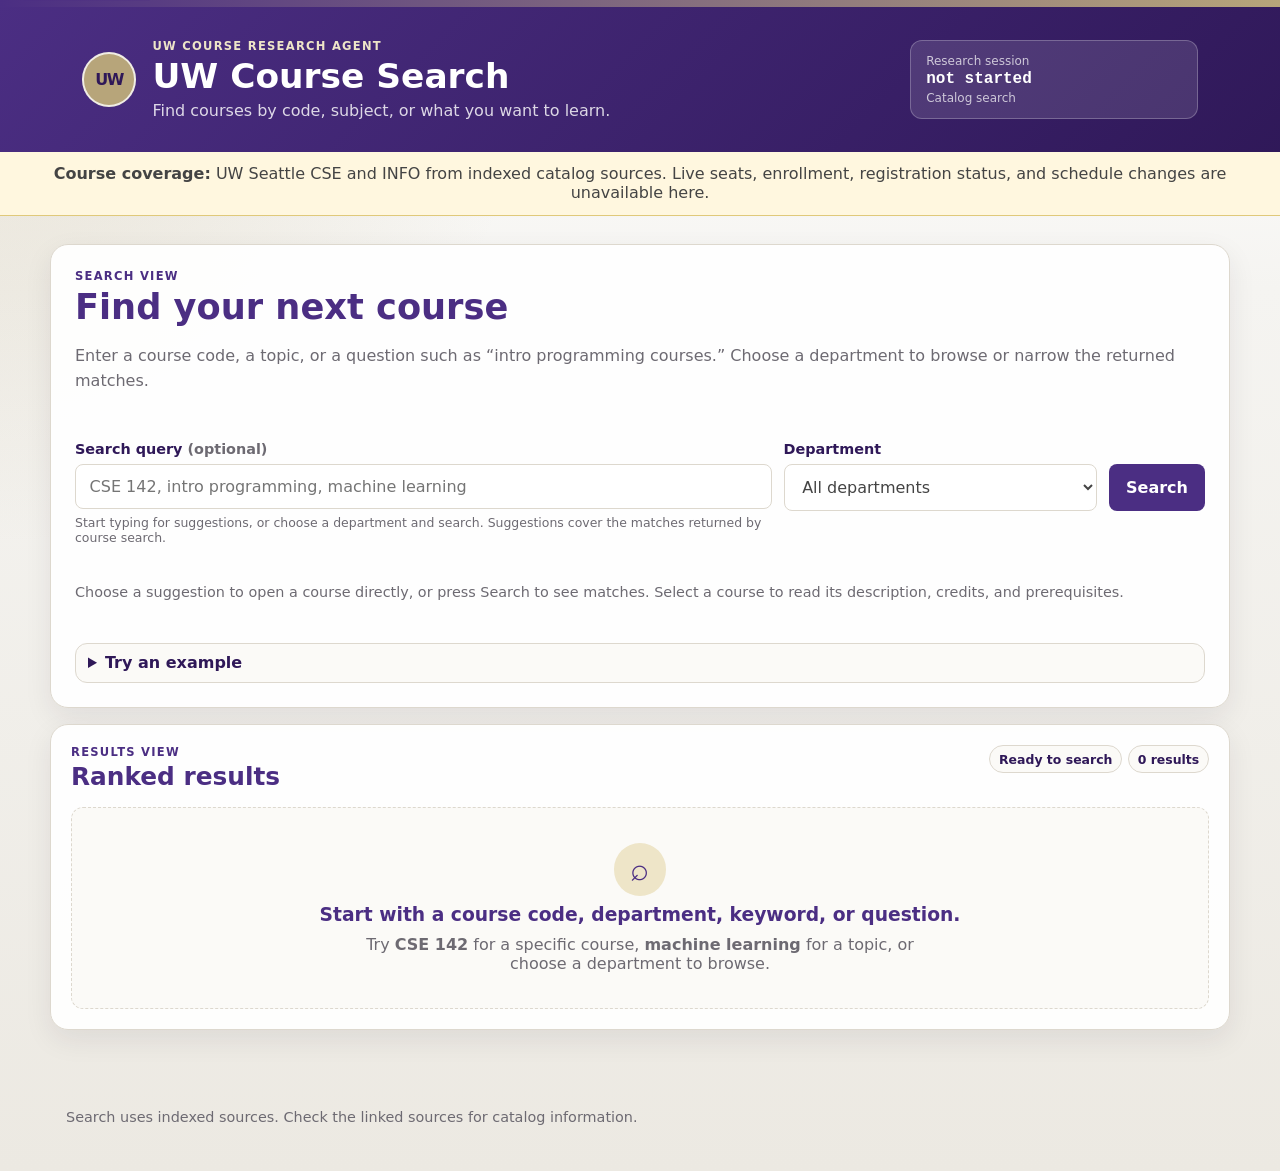
<file: courseagent/web/index.html>
<!doctype html>
<html lang="en">
<head>
  <meta charset="utf-8" />
  <meta name="viewport" content="width=device-width, initial-scale=1" />
  <title>UW Course Search</title>
  <link rel="stylesheet" href="styles.css" />
</head>
<body>
  <a class="skip-link" href="#main">Skip to search</a>

  <header class="site-header">
    <div class="uw-line" aria-hidden="true"></div>
    <div class="site-header__inner">
      <div class="brand-block">
        <div class="brand-mark" aria-hidden="true">UW</div>
        <div>
          <p class="eyebrow">UW Course Research Agent</p>
          <h1>UW Course Search</h1>
          <p class="subtitle">Find courses by code, subject, or what you want to learn.</p>
        </div>
      </div>
      <div class="session-card" aria-label="Research session">
        <span class="session-card__label">Research session</span>
        <strong id="workflow-id">not started</strong>
        <span id="state-ref">Catalog search</span>
      </div>
    </div>
  </header>

  <div class="snapshot-banner" role="note" aria-label="Course search coverage">
    <strong>Course coverage:</strong> UW Seattle CSE and INFO from indexed catalog sources. Live seats, enrollment, registration status, and schedule changes are unavailable here.
  </div>

  <main id="main" class="page-shell">
    <section class="hero-card" aria-labelledby="search-heading">
      <div class="hero-card__copy">
        <p class="eyebrow">Search view</p>
        <h2 id="search-heading">Find your next course</h2>
        <p>
          Enter a course code, a topic, or a question such as “intro programming courses.” Choose a department to browse or narrow the returned matches.
        </p>
      </div>

      <form id="search-form" class="search-form" aria-describedby="search-help">
        <div class="field field--query">
          <label for="query-input"><span>Search query <em>(optional)</em></span></label>
          <input id="query-input" name="query" type="search" autocomplete="off" placeholder="CSE 142, intro programming, machine learning" aria-describedby="typeahead-help" aria-controls="typeahead-list" aria-expanded="false" />
          <small id="typeahead-help">Start typing for suggestions, or choose a department and search. Suggestions cover the matches returned by course search.</small>
          <div id="typeahead-list" class="typeahead-list" aria-label="Course suggestions" hidden></div>
        </div>
        <label class="field" for="department-filter">
          <span>Department</span>
          <select id="department-filter" name="department">
            <option value="">All departments</option>
            <option value="CSE">CSE</option>
            <option value="INFO">INFO</option>
          </select>
        </label>
        <button class="primary-button" type="submit">Search</button>
      </form>
      <p id="search-help" class="help-text">Choose a suggestion to open a course directly, or press Search to see matches. Select a course to read its description, credits, and prerequisites.</p>

      <details class="scenario-shortcuts">
        <summary>Try an example</summary>
        <div class="example-row" aria-label="Example searches">
          <button type="button" class="example-chip" data-query="CSE 142">Exact: CSE 142</button>
          <button type="button" class="example-chip" data-query="CSE">Department: CSE</button>
          <button type="button" class="example-chip" data-query="intro programming courses">Natural language</button>
          <button type="button" class="example-chip" data-query="machine learning">Keyword</button>
        </div>
      </details>
    </section>


    <section id="status-region" class="status-region" aria-live="polite" aria-atomic="true"></section>

    <section id="limitations" class="status-message warning" aria-label="Search limitations" hidden></section>
    <details id="debug-session" hidden><summary>Development session</summary><code id="debug-workflow"></code></details>

    <section id="loading-state" class="loading-state" hidden role="status" aria-label="Searching courses">
      <div class="loader-card">
        <span class="spinner" aria-hidden="true"></span>
        <div>
          <strong>Searching courses…</strong>
          <p>Finding courses that match your search.</p>
        </div>
      </div>
      <div class="skeleton-grid" aria-hidden="true">
        <div class="skeleton-card"></div>
        <div class="skeleton-card"></div>
        <div class="skeleton-card"></div>
      </div>
    </section>

    <div id="runtime-grid" class="runtime-grid">
      <section class="panel results-panel" aria-labelledby="results-heading">
        <div class="panel-header">
          <div>
            <p class="eyebrow">Results view</p>
            <h2 id="results-heading" tabindex="-1">Ranked results</h2>
          </div>
          <div class="answer-meta" aria-label="Current response metadata">
            <span id="answer-type" class="pill">Ready to search</span>
            <span id="result-count" class="pill">0 results</span>
          </div>
        </div>
        <div id="results-list" class="results-list" role="list"></div>
        <div id="empty-state" class="empty-state">
          <div class="empty-icon" aria-hidden="true">⌕</div>
          <h3>Start with a course code, department, keyword, or question.</h3>
          <p>Try <strong>CSE 142</strong> for a specific course, <strong>machine learning</strong> for a topic, or choose a department to browse.</p>
        </div>
      </section>

      <aside class="panel detail-panel" aria-labelledby="detail-heading" hidden>
        <div class="panel-header panel-header--tight">
          <div>
            <p class="eyebrow">Course detail view</p>
            <h2 id="detail-heading" tabindex="-1">Course detail</h2>
          </div>
          <span id="detail-route" class="route-pill">Course evidence</span>
        </div>
        <div id="detail-body" class="detail-body"></div>
      </aside>
    </div>
  </main>

  <footer class="site-footer">
    <p>Search uses indexed sources. Check the linked sources for catalog information.</p>
  </footer>

  <script src="app.js"></script>
</body>
</html>
</file>
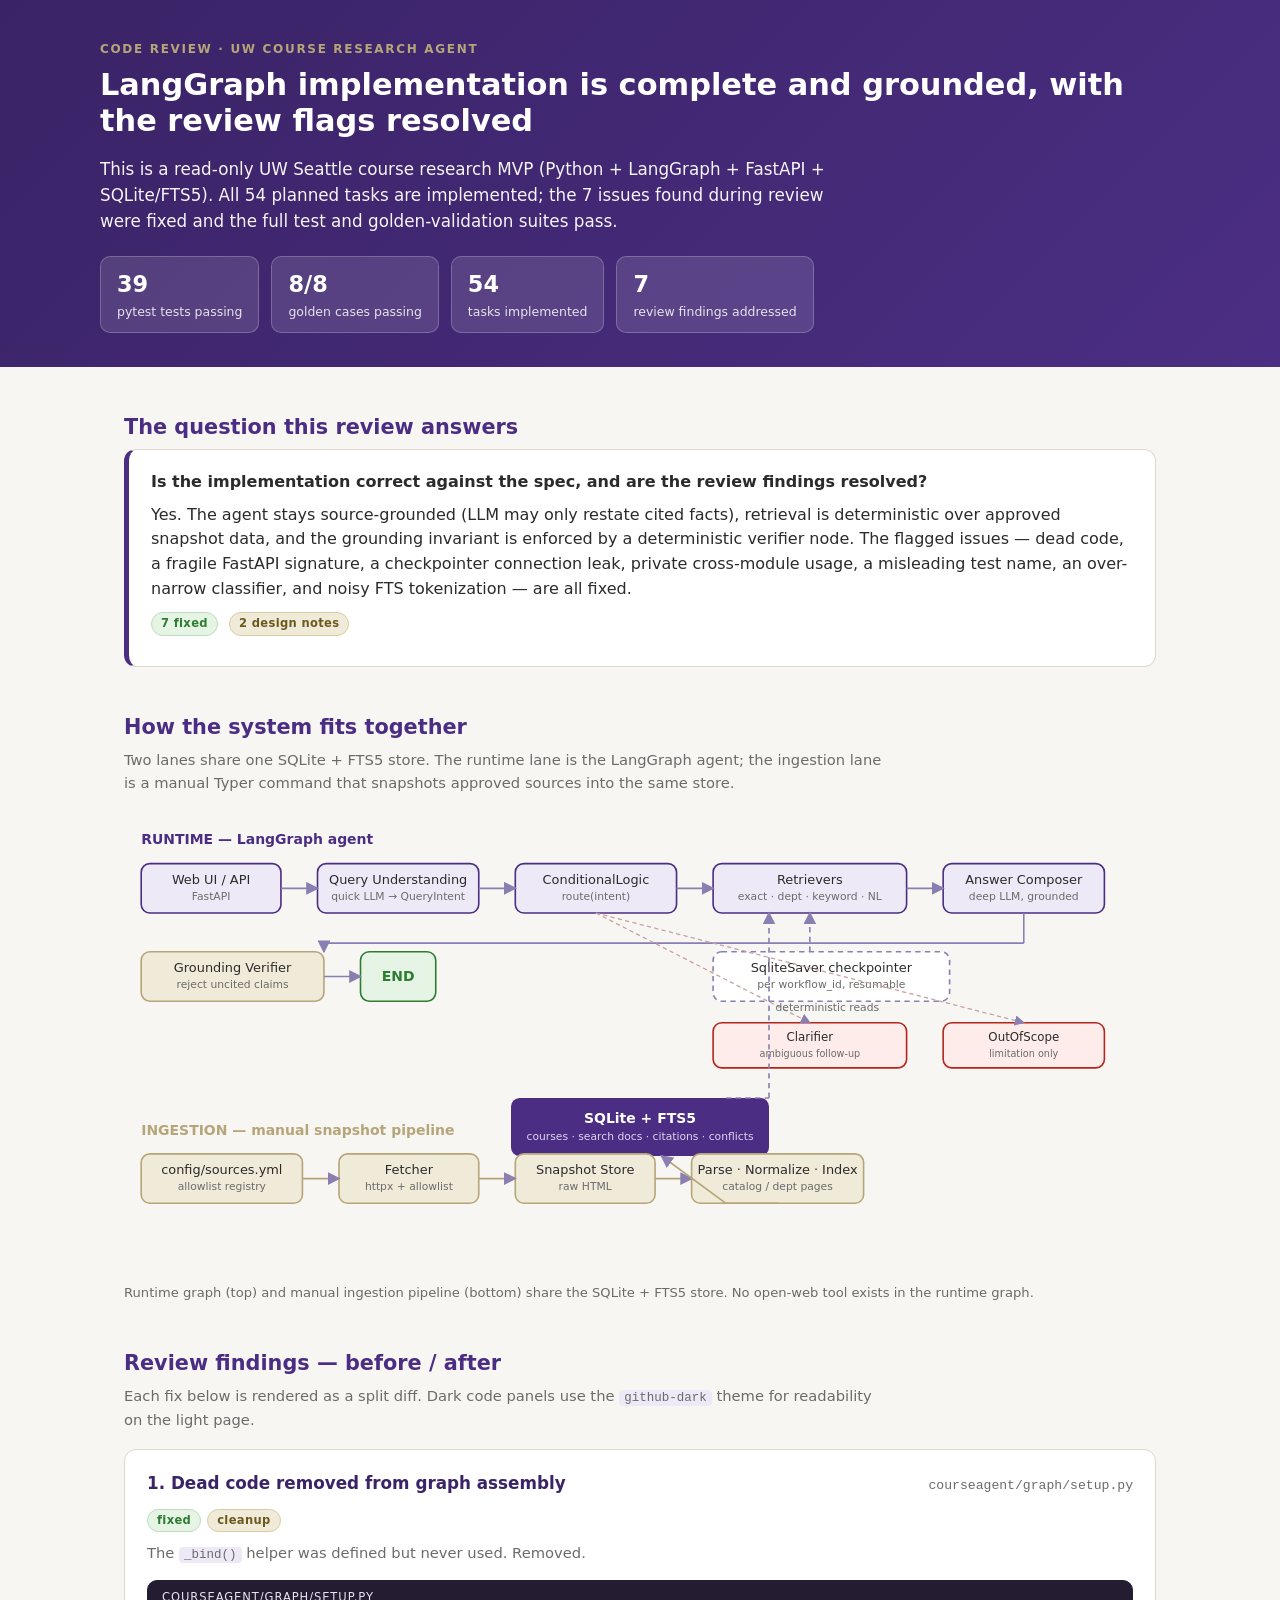
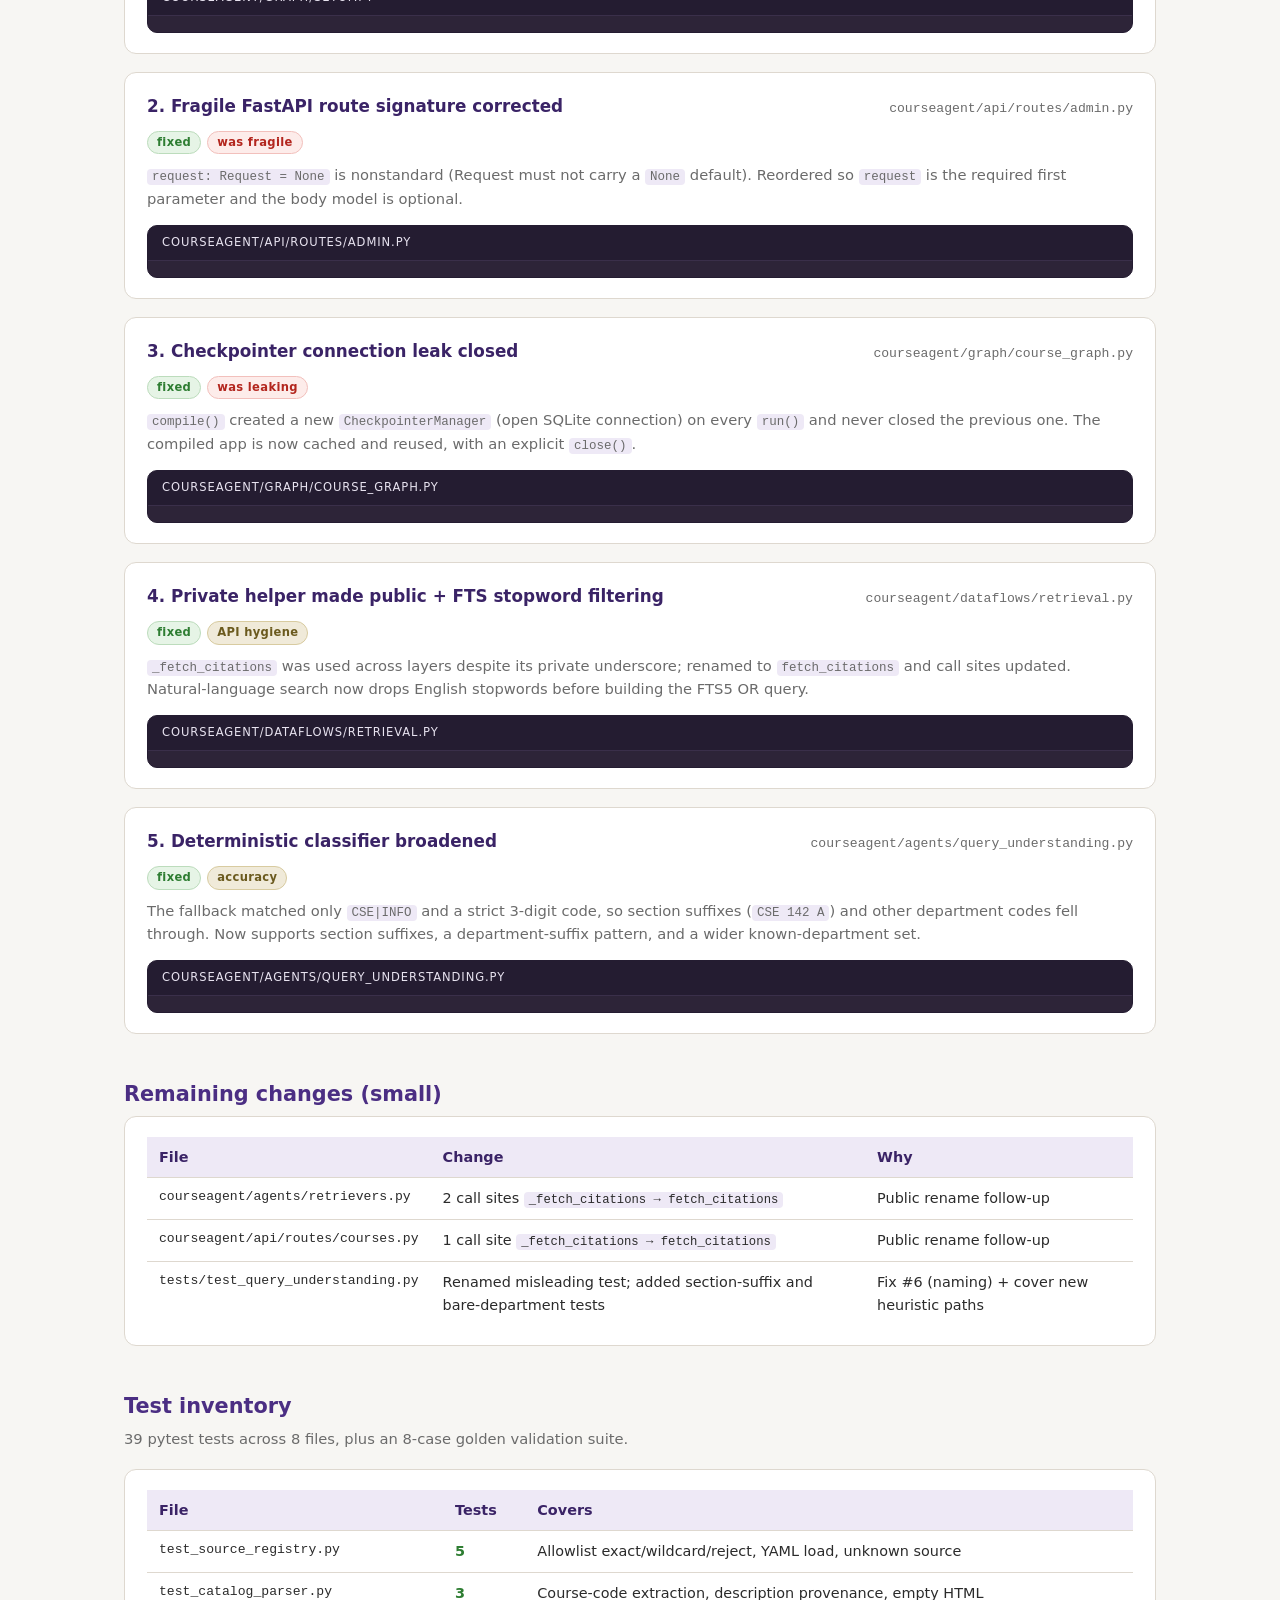
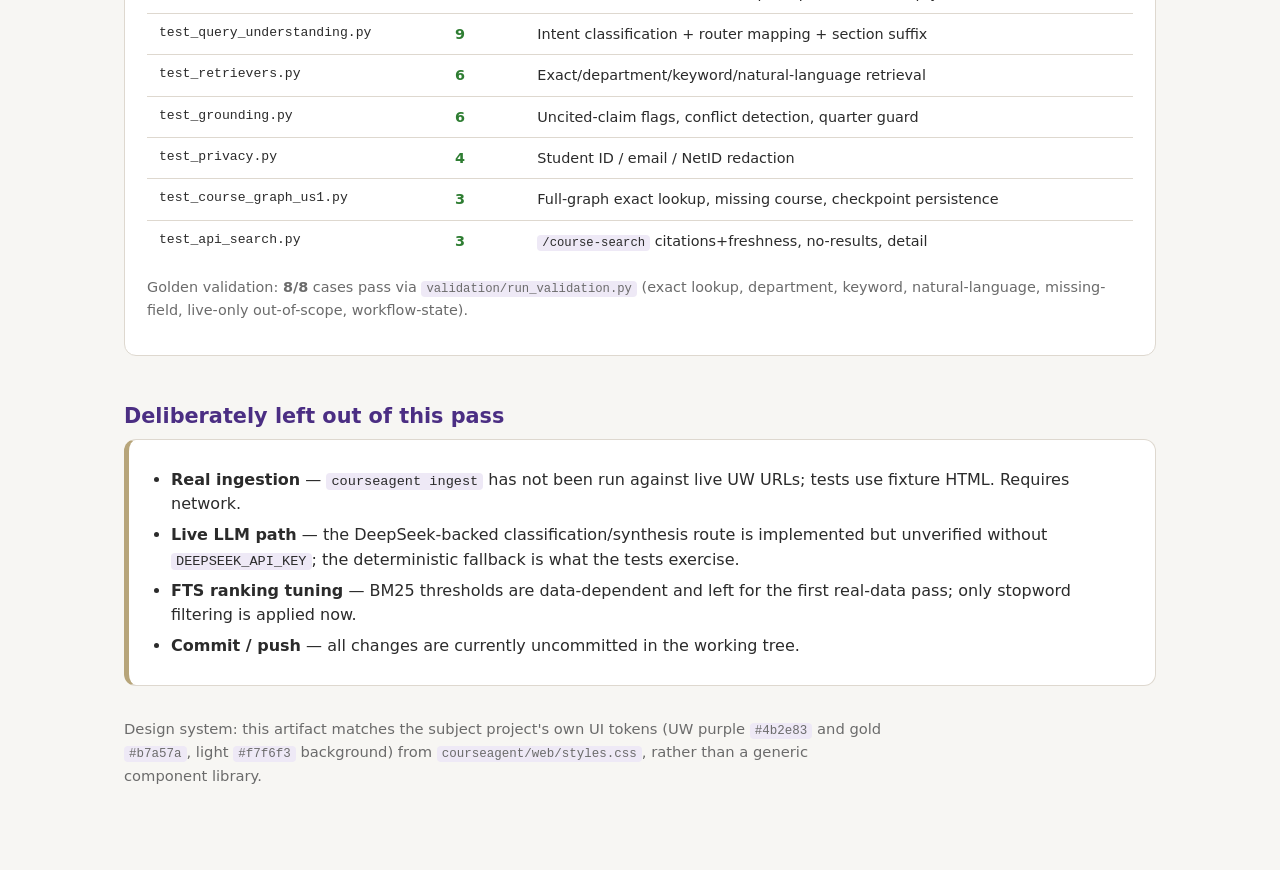
<file: .lavish/code-review.html>
<!DOCTYPE html>
<html lang="en" data-theme="light">
<head>
<meta charset="UTF-8" />
<meta name="viewport" content="width=device-width, initial-scale=1.0" />
<title>Code Review — UW Course Research Agent</title>
<style>
  :root {
    --bg: #f7f6f3;
    --card: #ffffff;
    --purple: #4b2e83;
    --purple-dark: #3a2366;
    --purple-soft: #eee9f6;
    --gold: #b7a57a;
    --gold-soft: #f0ead9;
    --ink: #2b2b2b;
    --muted: #6b6b6b;
    --border: #ded8cf;
    --code-bg: #2d2438;
    --code-fg: #e8e3f0;
    --ok: #2e7d32;
    --warn: #b26a00;
    --err: #b3261e;
  }
  *, *::before, *::after { box-sizing: border-box; }
  html, body { margin: 0; padding: 0; }
  body {
    background: var(--bg);
    color: var(--ink);
    font-family: system-ui, -apple-system, Segoe UI, Roboto, Helvetica, Arial, sans-serif;
    line-height: 1.55;
  }
  .wrap { max-width: 1080px; margin: 0 auto; padding: 0 24px 72px; }
  header.hero {
    background: linear-gradient(135deg, var(--purple-dark), var(--purple));
    color: #fff;
    padding: 40px 24px 34px;
  }
  .hero-inner { max-width: 1080px; margin: 0 auto; }
  .kicker {
    font-size: 0.75rem; letter-spacing: 0.14em; text-transform: uppercase;
    color: var(--gold); font-weight: 700;
  }
  .hero h1 { font-size: 1.9rem; margin: 8px 0 12px; line-height: 1.2; }
  .hero .lede { max-width: 760px; font-size: 1.05rem; opacity: 0.95; }
  .stats { display: flex; flex-wrap: wrap; gap: 12px; margin-top: 22px; }
  .stat {
    background: rgba(255,255,255,0.12); border: 1px solid rgba(255,255,255,0.22);
    border-radius: 10px; padding: 10px 16px; min-width: 120px;
  }
  .stat .n { font-size: 1.4rem; font-weight: 800; }
  .stat .l { font-size: 0.78rem; opacity: 0.85; }
  h2 { color: var(--purple); font-size: 1.3rem; margin: 44px 0 6px; }
  h3 { color: var(--purple-dark); font-size: 1.05rem; margin: 0 0 6px; }
  .section-note { color: var(--muted); font-size: 0.92rem; margin: 0 0 18px; max-width: 760px; }
  .card {
    background: var(--card); border: 1px solid var(--border); border-radius: 12px;
    padding: 20px 22px; margin: 0 0 18px;
  }
  .card.answer { border-left: 5px solid var(--purple); }
  .answer p { margin: 0 0 8px; }
  .badge {
    display: inline-block; font-size: 0.72rem; font-weight: 700; letter-spacing: 0.03em;
    padding: 2px 9px; border-radius: 999px; margin-right: 6px;
  }
  .badge.fixed { background: #e6f4e6; color: var(--ok); border: 1px solid #bcdcbc; }
  .badge.note { background: var(--gold-soft); color: #6b5a1e; border: 1px solid #d8cba0; }
  .badge.risk { background: #fdecea; color: var(--err); border: 1px solid #f2c0bc; }
  .tagrow { margin: 4px 0 10px; }
  .fix-head { display: flex; align-items: baseline; justify-content: space-between; gap: 12px; flex-wrap: wrap; }
  .fix-head .path { font-family: ui-monospace, SFMono-Regular, Menlo, monospace; font-size: 0.82rem; color: var(--muted); }
  .reason { color: var(--muted); font-size: 0.92rem; margin: 6px 0 14px; }
  .diffbox {
    background: var(--code-bg); border-radius: 10px; overflow: hidden; border: 1px solid #241c31;
  }
  .diffbox .lbl {
    padding: 8px 14px; font-size: 0.72rem; text-transform: uppercase; letter-spacing: 0.08em;
    color: var(--code-fg); background: #241c31; border-bottom: 1px solid #3a2f4a;
  }
  .diffbox > div { padding: 8px 10px; }
  figure { margin: 18px 0; }
  figure svg { display: block; width: 100%; height: auto; }
  figcaption { font-size: 0.82rem; color: var(--muted); margin-top: 8px; }
  table { width: 100%; border-collapse: collapse; font-size: 0.9rem; }
  th, td { text-align: left; padding: 9px 12px; border-bottom: 1px solid var(--border); vertical-align: top; }
  th { color: var(--purple-dark); font-weight: 700; background: var(--purple-soft); }
  tr:last-child td { border-bottom: none; }
  td.mono { font-family: ui-monospace, SFMono-Regular, Menlo, monospace; font-size: 0.82rem; }
  .check { color: var(--ok); font-weight: 700; }
  ul.clean { margin: 8px 0 0; padding-left: 20px; }
  ul.clean li { margin-bottom: 6px; }
  code.inline { font-family: ui-monospace, SFMono-Regular, Menlo, monospace; font-size: 0.85em; background: var(--purple-soft); padding: 1px 5px; border-radius: 4px; }
  .leftout { border-left: 5px solid var(--gold); }
  .leftout li { margin-bottom: 8px; }
  @media (max-width: 640px) {
    .hero h1 { font-size: 1.5rem; }
    .fix-head { flex-direction: column; }
  }
</style>
</head>
<body>

<header class="hero">
  <div class="hero-inner">
    <div class="kicker">Code Review · UW Course Research Agent</div>
    <h1>LangGraph implementation is complete and grounded, with the review flags resolved</h1>
    <p class="lede">
      This is a read-only UW Seattle course research MVP (Python + LangGraph + FastAPI + SQLite/FTS5).
      All 54 planned tasks are implemented; the 7 issues found during review were fixed and the full
      test and golden-validation suites pass.
    </p>
    <div class="stats">
      <div class="stat"><div class="n">39</div><div class="l">pytest tests passing</div></div>
      <div class="stat"><div class="n">8/8</div><div class="l">golden cases passing</div></div>
      <div class="stat"><div class="n">54</div><div class="l">tasks implemented</div></div>
      <div class="stat"><div class="n">7</div><div class="l">review findings addressed</div></div>
    </div>
  </div>
</header>

<div class="wrap">

  <h2>The question this review answers</h2>
  <div class="card answer">
    <p><strong>Is the implementation correct against the spec, and are the review findings resolved?</strong></p>
    <p>
      Yes. The agent stays source-grounded (LLM may only restate cited facts), retrieval is deterministic over
      approved snapshot data, and the grounding invariant is enforced by a deterministic verifier node. The flagged
      issues — dead code, a fragile FastAPI signature, a checkpointer connection leak, private cross-module usage, a
      misleading test name, an over-narrow classifier, and noisy FTS tokenization — are all fixed.
    </p>
    <div class="tagrow">
      <span class="badge fixed">7 fixed</span>
      <span class="badge note">2 design notes</span>
    </div>
  </div>

  <h2>How the system fits together</h2>
  <p class="section-note">
    Two lanes share one SQLite + FTS5 store. The runtime lane is the LangGraph agent; the ingestion lane is a manual
    Typer command that snapshots approved sources into the same store.
  </p>

  <figure>
    <svg viewBox="0 0 960 430" role="img" aria-labelledby="arch-title arch-desc" xmlns="http://www.w3.org/2000/svg">
      <title id="arch-title">Course Research Agent architecture</title>
      <desc id="arch-desc">Runtime LangGraph flow on top, manual ingestion pipeline on the bottom, sharing a SQLite/FTS5 store.</desc>
      <defs>
        <marker id="arrow" markerWidth="8" markerHeight="8" refX="7" refY="4" orient="auto">
          <path d="M0,0 L8,4 L0,8 z" fill="#8a7fb0" />
        </marker>
      </defs>

      <!-- Lane labels -->
      <text x="16" y="30" font-size="13" font-weight="700" fill="#4b2e83">RUNTIME — LangGraph agent</text>
      <text x="16" y="300" font-size="13" font-weight="700" fill="#b7a57a">INGESTION — manual snapshot pipeline</text>

      <!-- Runtime lane nodes -->
      <g>
        <rect id="node-webui" x="16" y="48" width="130" height="46" rx="8" fill="#eee9f6" stroke="#4b2e83" stroke-width="1.5"/>
        <text x="81" y="67" text-anchor="middle" font-size="12" fill="#2b2b2b">Web UI / API</text>
        <text x="81" y="82" text-anchor="middle" font-size="10" fill="#6b6b6b">FastAPI</text>

        <rect id="node-qu" x="180" y="48" width="150" height="46" rx="8" fill="#eee9f6" stroke="#4b2e83" stroke-width="1.5"/>
        <text x="255" y="67" text-anchor="middle" font-size="12" fill="#2b2b2b">Query Understanding</text>
        <text x="255" y="82" text-anchor="middle" font-size="10" fill="#6b6b6b">quick LLM → QueryIntent</text>

        <rect id="node-router" x="364" y="48" width="150" height="46" rx="8" fill="#eee9f6" stroke="#4b2e83" stroke-width="1.5"/>
        <text x="439" y="67" text-anchor="middle" font-size="12" fill="#2b2b2b">ConditionalLogic</text>
        <text x="439" y="82" text-anchor="middle" font-size="10" fill="#6b6b6b">route(intent)</text>

        <rect id="node-retr" x="548" y="48" width="180" height="46" rx="8" fill="#eee9f6" stroke="#4b2e83" stroke-width="1.5"/>
        <text x="638" y="67" text-anchor="middle" font-size="12" fill="#2b2b2b">Retrievers</text>
        <text x="638" y="82" text-anchor="middle" font-size="10" fill="#6b6b6b">exact · dept · keyword · NL</text>

        <rect id="node-answer" x="762" y="48" width="150" height="46" rx="8" fill="#eee9f6" stroke="#4b2e83" stroke-width="1.5"/>
        <text x="837" y="67" text-anchor="middle" font-size="12" fill="#2b2b2b">Answer Composer</text>
        <text x="837" y="82" text-anchor="middle" font-size="10" fill="#6b6b6b">deep LLM, grounded</text>

        <rect id="node-ground" x="16" y="130" width="170" height="46" rx="8" fill="#f0ead9" stroke="#b7a57a" stroke-width="1.5"/>
        <text x="101" y="149" text-anchor="middle" font-size="12" fill="#2b2b2b">Grounding Verifier</text>
        <text x="101" y="164" text-anchor="middle" font-size="10" fill="#6b6b6b">reject uncited claims</text>

        <rect id="node-end" x="220" y="130" width="70" height="46" rx="8" fill="#e6f4e6" stroke="#2e7d32" stroke-width="1.5"/>
        <text x="255" y="157" text-anchor="middle" font-size="13" font-weight="700" fill="#2e7d32">END</text>

        <rect id="node-check" x="548" y="130" width="220" height="46" rx="8" fill="#fff" stroke="#8a7fb0" stroke-width="1.5" stroke-dasharray="5 4"/>
        <text x="658" y="149" text-anchor="middle" font-size="12" fill="#2b2b2b">SqliteSaver checkpointer</text>
        <text x="658" y="164" text-anchor="middle" font-size="10" fill="#6b6b6b">per workflow_id, resumable</text>

        <!-- runtime edges -->
        <line x1="146" y1="71" x2="180" y2="71" stroke="#8a7fb0" stroke-width="1.5" marker-end="url(#arrow)"/>
        <line x1="330" y1="71" x2="364" y2="71" stroke="#8a7fb0" stroke-width="1.5" marker-end="url(#arrow)"/>
        <line x1="514" y1="71" x2="548" y2="71" stroke="#8a7fb0" stroke-width="1.5" marker-end="url(#arrow)"/>
        <line x1="728" y1="71" x2="762" y2="71" stroke="#8a7fb0" stroke-width="1.5" marker-end="url(#arrow)"/>
        <line x1="837" y1="94" x2="837" y2="122" stroke="#8a7fb0" stroke-width="1.5"/>
        <line x1="837" y1="122" x2="186" y2="122" stroke="#8a7fb0" stroke-width="1.5"/>
        <line x1="186" y1="122" x2="186" y2="130" stroke="#8a7fb0" stroke-width="1.5" marker-end="url(#arrow)"/>
        <line x1="186" y1="153" x2="220" y2="153" stroke="#8a7fb0" stroke-width="1.5" marker-end="url(#arrow)"/>
        <line x1="638" y1="130" x2="638" y2="94" stroke="#8a7fb0" stroke-width="1.5" stroke-dasharray="5 4" marker-end="url(#arrow)"/>

        <!-- clarifier/out-of-scope side nodes -->
        <rect id="node-clar" x="548" y="196" width="180" height="42" rx="8" fill="#fdecea" stroke="#b3261e" stroke-width="1.5"/>
        <text x="638" y="213" text-anchor="middle" font-size="11" fill="#2b2b2b">Clarifier</text>
        <text x="638" y="228" text-anchor="middle" font-size="9" fill="#6b6b6b">ambiguous follow-up</text>
        <rect id="node-oos" x="762" y="196" width="150" height="42" rx="8" fill="#fdecea" stroke="#b3261e" stroke-width="1.5"/>
        <text x="837" y="213" text-anchor="middle" font-size="11" fill="#2b2b2b">OutOfScope</text>
        <text x="837" y="228" text-anchor="middle" font-size="9" fill="#6b6b6b">limitation only</text>
        <line x1="439" y1="94" x2="638" y2="196" stroke="#c9a1a1" stroke-width="1.2" stroke-dasharray="4 3" marker-end="url(#arrow)"/>
        <line x1="439" y1="94" x2="837" y2="196" stroke="#c9a1a1" stroke-width="1.2" stroke-dasharray="4 3" marker-end="url(#arrow)"/>
      </g>

      <!-- Store (shared) -->
      <rect id="node-store" x="360" y="266" width="240" height="54" rx="8" fill="#4b2e83"/>
      <text x="480" y="289" text-anchor="middle" font-size="13" font-weight="700" fill="#ffffff">SQLite + FTS5</text>
      <text x="480" y="305" text-anchor="middle" font-size="10" fill="#ddd3f0">courses · search docs · citations · conflicts</text>

      <!-- Ingestion lane nodes -->
      <g>
        <rect id="node-src" x="16" y="318" width="150" height="46" rx="8" fill="#f0ead9" stroke="#b7a57a" stroke-width="1.5"/>
        <text x="91" y="337" text-anchor="middle" font-size="12" fill="#2b2b2b">config/sources.yml</text>
        <text x="91" y="352" text-anchor="middle" font-size="10" fill="#6b6b6b">allowlist registry</text>

        <rect id="node-fetch" x="200" y="318" width="130" height="46" rx="8" fill="#f0ead9" stroke="#b7a57a" stroke-width="1.5"/>
        <text x="265" y="337" text-anchor="middle" font-size="12" fill="#2b2b2b">Fetcher</text>
        <text x="265" y="352" text-anchor="middle" font-size="10" fill="#6b6b6b">httpx + allowlist</text>

        <rect id="node-snap" x="364" y="318" width="130" height="46" rx="8" fill="#f0ead9" stroke="#b7a57a" stroke-width="1.5"/>
        <text x="429" y="337" text-anchor="middle" font-size="12" fill="#2b2b2b">Snapshot Store</text>
        <text x="429" y="352" text-anchor="middle" font-size="10" fill="#6b6b6b">raw HTML</text>

        <rect id="node-parse" x="528" y="318" width="160" height="46" rx="8" fill="#f0ead9" stroke="#b7a57a" stroke-width="1.5"/>
        <text x="608" y="337" text-anchor="middle" font-size="12" fill="#2b2b2b">Parse · Normalize · Index</text>
        <text x="608" y="352" text-anchor="middle" font-size="10" fill="#6b6b6b">catalog / dept pages</text>

        <line x1="166" y1="341" x2="200" y2="341" stroke="#b7a57a" stroke-width="1.5" marker-end="url(#arrow)"/>
        <line x1="330" y1="341" x2="364" y2="341" stroke="#b7a57a" stroke-width="1.5" marker-end="url(#arrow)"/>
        <line x1="494" y1="341" x2="528" y2="341" stroke="#b7a57a" stroke-width="1.5" marker-end="url(#arrow)"/>
        <line x1="608" y1="364" x2="560" y2="364" stroke="#b7a57a" stroke-width="1.5"/>
        <line x1="560" y1="364" x2="500" y2="320" stroke="#b7a57a" stroke-width="1.5" marker-end="url(#arrow)"/>
      </g>

      <!-- runtime reads store -->
      <line x1="560" y1="266" x2="600" y2="266" stroke="#8a7fb0" stroke-width="1.5" stroke-dasharray="5 4"/>
      <line x1="600" y1="266" x2="600" y2="94" stroke="#8a7fb0" stroke-width="1.5" stroke-dasharray="5 4" marker-end="url(#arrow)"/>
      <text x="606" y="185" font-size="10" fill="#6b6b6b">deterministic reads</text>
    </svg>
    <figcaption>Runtime graph (top) and manual ingestion pipeline (bottom) share the SQLite + FTS5 store. No open-web tool exists in the runtime graph.</figcaption>
  </figure>

  <h2>Review findings — before / after</h2>
  <p class="section-note">
    Each fix below is rendered as a split diff. Dark code panels use the <code class="inline">github-dark</code> theme for
    readability on the light page.
  </p>

  <!-- Fix 1: dead code -->
  <div class="card">
    <div class="fix-head">
      <h3>1. Dead code removed from graph assembly</h3>
      <span class="path">courseagent/graph/setup.py</span>
    </div>
    <div class="tagrow"><span class="badge fixed">fixed</span><span class="badge note">cleanup</span></div>
    <p class="reason">The <code class="inline">_bind()</code> helper was defined but never used. Removed.</p>
    <div class="diffbox">
      <div class="lbl">courseagent/graph/setup.py</div>
      <div id="diff-setup"></div>
    </div>
  </div>

  <!-- Fix 2: admin signature -->
  <div class="card">
    <div class="fix-head">
      <h3>2. Fragile FastAPI route signature corrected</h3>
      <span class="path">courseagent/api/routes/admin.py</span>
    </div>
    <div class="tagrow"><span class="badge fixed">fixed</span><span class="badge risk">was fragile</span></div>
    <p class="reason">
      <code class="inline">request: Request = None</code> is nonstandard (Request must not carry a <code class="inline">None</code>
      default). Reordered so <code class="inline">request</code> is the required first parameter and the body model is optional.
    </p>
    <div class="diffbox">
      <div class="lbl">courseagent/api/routes/admin.py</div>
      <div id="diff-admin"></div>
    </div>
  </div>

  <!-- Fix 3: checkpointer leak -->
  <div class="card">
    <div class="fix-head">
      <h3>3. Checkpointer connection leak closed</h3>
      <span class="path">courseagent/graph/course_graph.py</span>
    </div>
    <div class="tagrow"><span class="badge fixed">fixed</span><span class="badge risk">was leaking</span></div>
    <p class="reason">
      <code class="inline">compile()</code> created a new <code class="inline">CheckpointerManager</code> (open SQLite connection)
      on every <code class="inline">run()</code> and never closed the previous one. The compiled app is now cached and reused,
      with an explicit <code class="inline">close()</code>.
    </p>
    <div class="diffbox">
      <div class="lbl">courseagent/graph/course_graph.py</div>
      <div id="diff-graph"></div>
    </div>
  </div>

  <!-- Fix 4: private cross-module usage + stopwords -->
  <div class="card">
    <div class="fix-head">
      <h3>4. Private helper made public + FTS stopword filtering</h3>
      <span class="path">courseagent/dataflows/retrieval.py</span>
    </div>
    <div class="tagrow"><span class="badge fixed">fixed</span><span class="badge note">API hygiene</span></div>
    <p class="reason">
      <code class="inline">_fetch_citations</code> was used across layers despite its private underscore; renamed to
      <code class="inline">fetch_citations</code> and call sites updated. Natural-language search now drops English stopwords
      before building the FTS5 OR query.
    </p>
    <div class="diffbox">
      <div class="lbl">courseagent/dataflows/retrieval.py</div>
      <div id="diff-retrieval"></div>
    </div>
  </div>

  <!-- Fix 5: heuristic -->
  <div class="card">
    <div class="fix-head">
      <h3>5. Deterministic classifier broadened</h3>
      <span class="path">courseagent/agents/query_understanding.py</span>
    </div>
    <div class="tagrow"><span class="badge fixed">fixed</span><span class="badge note">accuracy</span></div>
    <p class="reason">
      The fallback matched only <code class="inline">CSE|INFO</code> and a strict 3-digit code, so section suffixes
      (<code class="inline">CSE 142 A</code>) and other department codes fell through. Now supports section suffixes,
      a department-suffix pattern, and a wider known-department set.
    </p>
    <div class="diffbox">
      <div class="lbl">courseagent/agents/query_understanding.py</div>
      <div id="diff-qu"></div>
    </div>
  </div>

  <!-- Fix 6: trivial call-site + test changes -->
  <h2>Remaining changes (small)</h2>
  <div class="card">
    <table>
      <thead>
        <tr><th>File</th><th>Change</th><th>Why</th></tr>
      </thead>
      <tbody>
        <tr>
          <td class="mono">courseagent/agents/retrievers.py</td>
          <td>2 call sites <code class="inline">_fetch_citations → fetch_citations</code></td>
          <td>Public rename follow-up</td>
        </tr>
        <tr>
          <td class="mono">courseagent/api/routes/courses.py</td>
          <td>1 call site <code class="inline">_fetch_citations → fetch_citations</code></td>
          <td>Public rename follow-up</td>
        </tr>
        <tr>
          <td class="mono">tests/test_query_understanding.py</td>
          <td>Renamed misleading test; added section-suffix and bare-department tests</td>
          <td>Fix #6 (naming) + cover new heuristic paths</td>
        </tr>
      </tbody>
    </table>
  </div>

  <h2>Test inventory</h2>
  <p class="section-note">39 pytest tests across 8 files, plus an 8-case golden validation suite.</p>
  <div class="card">
    <table>
      <thead>
        <tr><th>File</th><th>Tests</th><th>Covers</th></tr>
      </thead>
      <tbody>
        <tr><td class="mono">test_source_registry.py</td><td class="check">5</td><td>Allowlist exact/wildcard/reject, YAML load, unknown source</td></tr>
        <tr><td class="mono">test_catalog_parser.py</td><td class="check">3</td><td>Course-code extraction, description provenance, empty HTML</td></tr>
        <tr><td class="mono">test_query_understanding.py</td><td class="check">9</td><td>Intent classification + router mapping + section suffix</td></tr>
        <tr><td class="mono">test_retrievers.py</td><td class="check">6</td><td>Exact/department/keyword/natural-language retrieval</td></tr>
        <tr><td class="mono">test_grounding.py</td><td class="check">6</td><td>Uncited-claim flags, conflict detection, quarter guard</td></tr>
        <tr><td class="mono">test_privacy.py</td><td class="check">4</td><td>Student ID / email / NetID redaction</td></tr>
        <tr><td class="mono">test_course_graph_us1.py</td><td class="check">3</td><td>Full-graph exact lookup, missing course, checkpoint persistence</td></tr>
        <tr><td class="mono">test_api_search.py</td><td class="check">3</td><td><code class="inline">/course-search</code> citations+freshness, no-results, detail</td></tr>
      </tbody>
    </table>
    <p style="margin-top:14px;font-size:0.9rem;color:var(--muted)">
      Golden validation: <strong>8/8</strong> cases pass via <code class="inline">validation/run_validation.py</code>
      (exact lookup, department, keyword, natural-language, missing-field, live-only out-of-scope, workflow-state).
    </p>
  </div>

  <h2>Deliberately left out of this pass</h2>
  <div class="card leftout">
    <ul class="clean">
      <li><strong>Real ingestion</strong> — <code class="inline">courseagent ingest</code> has not been run against live UW URLs; tests use fixture HTML. Requires network.</li>
      <li><strong>Live LLM path</strong> — the DeepSeek-backed classification/synthesis route is implemented but unverified without <code class="inline">DEEPSEEK_API_KEY</code>; the deterministic fallback is what the tests exercise.</li>
      <li><strong>FTS ranking tuning</strong> — BM25 thresholds are data-dependent and left for the first real-data pass; only stopword filtering is applied now.</li>
      <li><strong>Commit / push</strong> — all changes are currently uncommitted in the working tree.</li>
    </ul>
  </div>

  <p class="section-note" style="margin-top:32px">
    Design system: this artifact matches the subject project's own UI tokens (UW purple <code class="inline">#4b2e83</code>
    and gold <code class="inline">#b7a57a</code>, light <code class="inline">#f7f6f3</code> background) from
    <code class="inline">courseagent/web/styles.css</code>, rather than a generic component library.
  </p>

</div>

<script type="module">
  import { File, FileDiff } from "https://esm.sh/@pierre/diffs@1.2.10?bundle";

  const theme = { light: "github-light", dark: "github-dark" };
  const options = { theme, themeType: "dark", overflow: "wrap" };

  function renderDiff(id, name, oldContents, newContents) {
    new FileDiff({ ...options, diffStyle: "split" }).render({
      containerWrapper: document.querySelector(id),
      oldFile: { name, contents: oldContents },
      newFile: { name, contents: newContents },
    });
  }

  renderDiff("#diff-setup", "setup.py",
`    def query_understanding_node(state: dict[str, Any]) -> dict[str, Any]:
        intent = query_understanding.classify_query(state.get("query", ""), quick_llm)
        return {"intent": intent, "interpreted_filters": {}}

    def _bind(conn_: sqlite3.Connection) -> Callable[[dict[str, Any]], dict[str, Any]]:
        def wrapped(state: dict[str, Any]) -> dict[str, Any]:
            return state

        return wrapped

    # Retrieval nodes receive the shared DB connection and LLMs via closure.`,
`    def query_understanding_node(state: dict[str, Any]) -> dict[str, Any]:
        intent = query_understanding.classify_query(state.get("query", ""), quick_llm)
        return {"intent": intent, "interpreted_filters": {}}

    # Retrieval nodes receive the shared DB connection and LLMs via closure.`
  );

  renderDiff("#diff-admin", "admin.py",
`@router.post("/admin/snapshots/import", response_model=SnapshotImportResponse)
def import_snapshot(payload: ImportRequest | None = None, request: Request = None) -> SnapshotImportResponse:`,
`@router.post("/admin/snapshots/import", response_model=SnapshotImportResponse)
def import_snapshot(request: Request, payload: ImportRequest | None = None) -> SnapshotImportResponse:`
  );

  renderDiff("#diff-graph", "course_graph.py",
`        self.config = config or DefaultConfig()
        self.conn = conn
        self.quick_llm = quick_llm
        self.deep_llm = deep_llm
        self._checkpoint_manager: CheckpointerManager | None = None

    def _ensure_conn(self) -> sqlite3.Connection:
        if self.conn is None:
            from courseagent.dataflows.db import init_db

            self.conn = init_db(self.config.db_path)
        return self.conn

    def compile(self) -> Any:
        conn = self._ensure_conn()
        graph = setup_graph(conn, quick_llm=self.quick_llm, deep_llm=self.deep_llm)
        self._checkpoint_manager = CheckpointerManager(self.config.data_dir)
        return graph.compile(checkpointer=self._checkpoint_manager.saver)`,
`        self.config = config or DefaultConfig()
        self.conn = conn
        self.quick_llm = quick_llm
        self.deep_llm = deep_llm
        self._checkpoint_manager: CheckpointerManager | None = None
        self._app: Any | None = None

    def _ensure_conn(self) -> sqlite3.Connection:
        if self.conn is None:
            from courseagent.dataflows.db import init_db

            self.conn = init_db(self.config.db_path)
        return self.conn

    def compile(self) -> Any:
        """Compile (or return the cached) graph with a persistent checkpointer.

        The compiled app and its CheckpointerManager are reused across run()
        calls to avoid leaking a SQLite connection per invocation.
        """
        if self._app is not None:
            return self._app
        conn = self._ensure_conn()
        graph = setup_graph(conn, quick_llm=self.quick_llm, deep_llm=self.deep_llm)
        self._checkpoint_manager = CheckpointerManager(self.config.data_dir)
        self._app = graph.compile(checkpointer=self._checkpoint_manager.saver)
        return self._app

    def close(self) -> None:
        """Release the checkpointer connection and reset the compiled app."""
        if self._checkpoint_manager is not None:
            self._checkpoint_manager.close()
            self._checkpoint_manager = None
        self._app = None`
  );

  renderDiff("#diff-retrieval", "retrieval.py",
`def _fetch_citations(conn: sqlite3.Connection, course_id: str) -> list[dict[str, Any]]:
    cursor = conn.execute("SELECT * FROM citations WHERE course_id = ? ORDER BY claim_field", (course_id,))
    return [dict(row) for row in cursor.fetchall()]

# ...in search_natural_language:
    import re

    tokens = re.findall(r"[A-Za-z0-9]{2,}", query.lower())
    if not tokens:
        return []
    fts_query = " OR ".join(tokens)`,
`def fetch_citations(conn: sqlite3.Connection, course_id: str) -> list[dict[str, Any]]:
    cursor = conn.execute("SELECT * FROM citations WHERE course_id = ? ORDER BY claim_field", (course_id,))
    return [dict(row) for row in cursor.fetchall()]

# ...in search_natural_language:
    import re

    stopwords = {
        "a", "an", "the", "and", "or", "of", "in", "on", "for", "with",
        "is", "are", "was", "were", "to", "about", "course", "courses",
        "class", "classes", "what", "which", "how", "intro", "introductory",
    }
    tokens = [t for t in re.findall(r"[A-Za-z0-9]{2,}", query.lower()) if t not in stopwords]
    if not tokens:
        return []
    fts_query = " OR ".join(tokens)`
  );

  renderDiff("#diff-qu", "query_understanding.py",
`_COURSE_CODE_RE = re.compile(r"^\\s*([A-Za-z&]{2,6})\\s+(\\d{3})\\s*$")


def _heuristic_intent(query: str) -> QueryIntent:
    stripped = query.strip()
    upper = stripped.upper()
    code_match = _COURSE_CODE_RE.match(stripped)
    if code_match:
        dept = code_match.group(1).upper()
        number = code_match.group(2)
        return QueryIntent(
            intent=QueryIntentType.exact_code,
            department_code=dept,
            course_number=number,
            course_id=f"{dept}-{number}",
            confidence=0.95,
            rationale="Deterministic course-code pattern match",
        )
    # Known department token (e.g. "CSE courses")
    dept_tokens = re.findall(r"\\b(CSE|INFO)\\b", upper)
    if len(dept_tokens) == 1 and len(stripped.split()) <= 3:
        return QueryIntent(
            intent=QueryIntentType.department,
            department_code=dept_tokens[0],
            confidence=0.7,
            rationale="Single department token with short query",
        )
    if len(stripped.split()) == 1:
        return QueryIntent(
            intent=QueryIntentType.keyword,
            keyword=stripped,
            confidence=0.6,
            rationale="Single keyword token",
        )
    return QueryIntent(
        intent=QueryIntentType.natural_language,
        natural_language_query=stripped,
        confidence=0.5,
        rationale="Default natural-language interpretation",
    )`,
`_COURSE_CODE_RE = re.compile(r"^\\s*([A-Za-z&]{2,6})\\s+(\\d{3})(?:\\s+[A-Za-z])?\\s*$")
_DEPT_SUFFIX_RE = re.compile(r"^\\s*([A-Za-z&]{2,6})\\s+(?:courses?|classes?|dept|department)\\s*$", re.IGNORECASE)
_KNOWN_DEPTS = {"CSE", "INFO", "MATH", "PHYS", "CHEM", "BIOL", "ENGL", "ECON", "PSYCH", "STAT"}


def _heuristic_intent(query: str) -> QueryIntent:
    stripped = query.strip()
    upper = stripped.upper()

    code_match = _COURSE_CODE_RE.match(stripped)
    if code_match:
        dept = code_match.group(1).upper()
        number = code_match.group(2)
        return QueryIntent(
            intent=QueryIntentType.exact_code,
            department_code=dept,
            course_number=number,
            course_id=f"{dept}-{number}",
            confidence=0.95,
            rationale="Deterministic course-code pattern match",
        )

    dept_match = _DEPT_SUFFIX_RE.match(stripped)
    if dept_match:
        return QueryIntent(
            intent=QueryIntentType.department,
            department_code=dept_match.group(1).upper(),
            confidence=0.9,
            rationale="Department token followed by a course/class suffix",
        )

    if upper in _KNOWN_DEPTS:
        return QueryIntent(
            intent=QueryIntentType.department,
            department_code=upper,
            confidence=0.85,
            rationale="Bare known department code",
        )

    if len(stripped.split()) == 1:
        return QueryIntent(
            intent=QueryIntentType.keyword,
            keyword=stripped,
            confidence=0.6,
            rationale="Single keyword token",
        )
    return QueryIntent(
        intent=QueryIntentType.natural_language,
        natural_language_query=stripped,
        confidence=0.5,
        rationale="Default natural-language interpretation",
    )`
  );
</script>

</body>
</html>
</file>
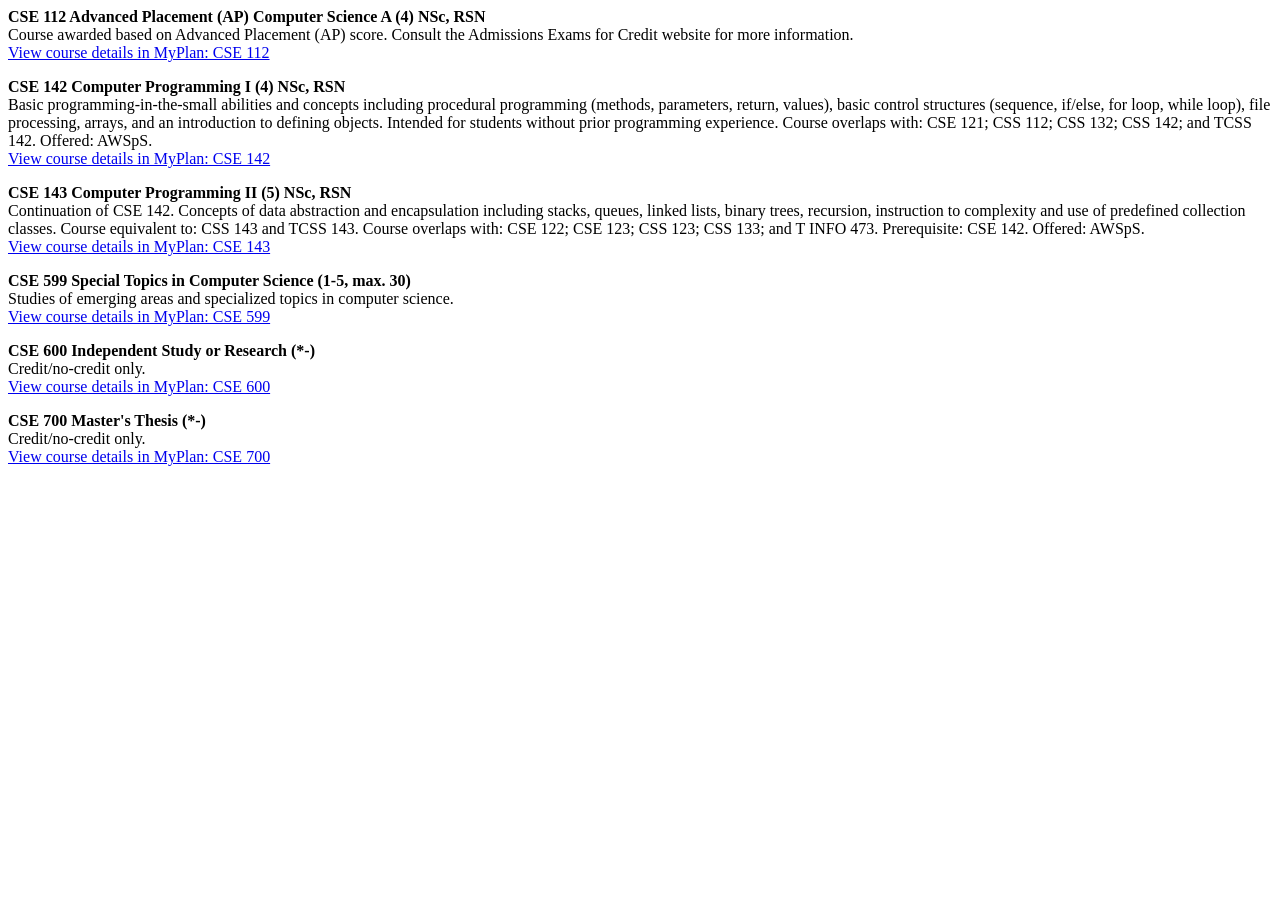
<file: tests/fixtures/uw_cse_catalog.html>
<!-- Representative approved UW catalog paragraphs, fetched 2026-10-07. -->
<html><body>
<a name="cse112"><p><b>CSE 112 Advanced Placement (AP) Computer Science A (4) NSc, RSN</b><br/>Course awarded based on Advanced Placement (AP) score. Consult the Admissions Exams for Credit website for more information.<br/><a href="https://myplan.washington.edu/course/#/courses/CSE112" target="_blank">View course details in MyPlan: CSE 112</a></p></a>
<a name="cse142"><p><b>CSE 142 Computer Programming I (4) NSc, RSN</b><br/>Basic programming-in-the-small abilities and concepts including procedural programming (methods, parameters, return, values), basic control structures (sequence, if/else, for loop, while loop), file processing, arrays, and an introduction to defining objects. Intended for students without prior programming experience. Course overlaps with: CSE 121; CSS 112; CSS 132; CSS 142; and TCSS 142. Offered: AWSpS.<br/><a href="https://myplan.washington.edu/course/#/courses/CSE142" target="_blank">View course details in MyPlan: CSE 142</a></p></a>
<a name="cse143"><p><b>CSE 143 Computer Programming II (5) NSc, RSN</b><br/>Continuation of CSE 142. Concepts of data abstraction and encapsulation including stacks, queues, linked lists, binary trees, recursion, instruction to complexity and use of predefined collection classes. Course equivalent to: CSS 143 and TCSS 143. Course overlaps with: CSE 122; CSE 123; CSS 123; CSS 133; and T INFO 473. Prerequisite: CSE 142. Offered: AWSpS.<br/><a href="https://myplan.washington.edu/course/#/courses/CSE143" target="_blank">View course details in MyPlan: CSE 143</a></p></a>
<a name="cse599"><p><b>CSE 599 Special Topics in Computer Science (1-5, max. 30)</b><br/>Studies of emerging areas and specialized topics in computer science.<br/><a href="https://myplan.washington.edu/course/#/courses/CSE599" target="_blank">View course details in MyPlan: CSE 599</a></p></a>
<a name="cse600"><p><b>CSE 600 Independent Study or Research (*-)</b><br/>Credit/no-credit only.<br/><a href="https://myplan.washington.edu/course/#/courses/CSE600" target="_blank">View course details in MyPlan: CSE 600</a></p></a>
<a name="cse700"><p><b>CSE 700 Master's Thesis (*-)</b><br/>Credit/no-credit only.<br/><a href="https://myplan.washington.edu/course/#/courses/CSE700" target="_blank">View course details in MyPlan: CSE 700</a></p></a>
</body></html>
</file>
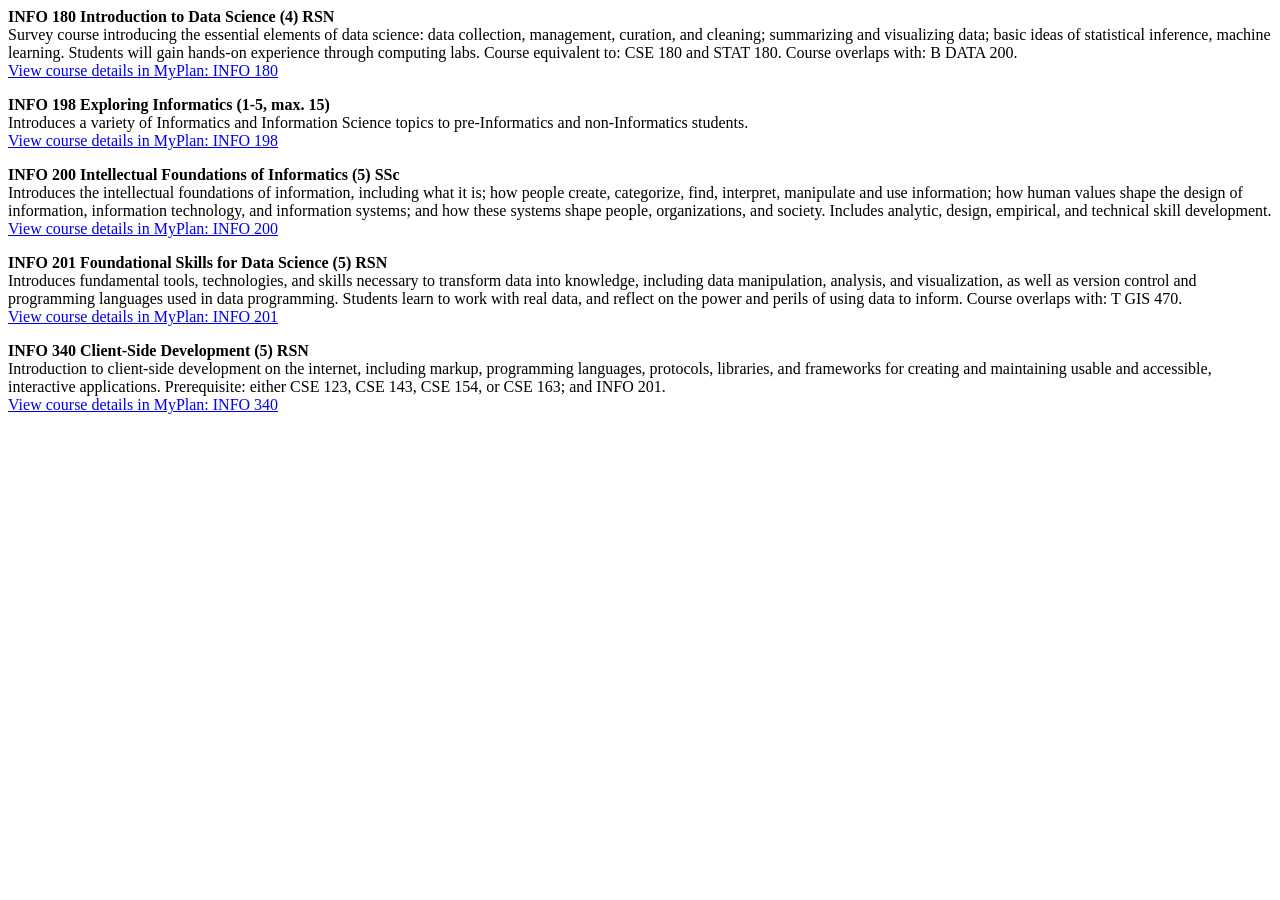
<file: tests/fixtures/uw_info_catalog.html>
<!-- Representative approved UW catalog paragraphs, fetched 2026-10-07. -->
<html><body>
<a name="info180"><p><b>INFO 180 Introduction to Data Science (4) RSN</b><br/>Survey course introducing the essential elements of data science: data collection, management, curation, and cleaning; summarizing and visualizing data; basic ideas of statistical inference, machine learning. Students will gain hands-on experience through computing labs. Course equivalent to: CSE 180 and STAT 180. Course overlaps with: B DATA 200.<br/><a href="https://myplan.washington.edu/course/#/courses/INFO180" target="_blank">View course details in MyPlan: INFO 180</a></p></a>
<a name="info198"><p><b>INFO 198 Exploring Informatics (1-5, max. 15)</b><br/>Introduces a variety of Informatics and Information Science topics to pre-Informatics and non-Informatics students.<br/><a href="https://myplan.washington.edu/course/#/courses/INFO198" target="_blank">View course details in MyPlan: INFO 198</a></p></a>
<a name="info200"><p><b>INFO 200 Intellectual Foundations of Informatics (5) SSc</b><br/>Introduces the intellectual foundations of information, including what it is; how people create, categorize, find, interpret, manipulate and use information; how human values shape the design of information, information technology, and information systems; and how these systems shape people, organizations, and society. Includes analytic, design, empirical, and technical skill development.<br/><a href="https://myplan.washington.edu/course/#/courses/INFO200" target="_blank">View course details in MyPlan: INFO 200</a></p></a>
<a name="info201"><p><b>INFO 201 Foundational Skills for Data Science (5) RSN</b><br/>Introduces fundamental tools, technologies, and skills necessary to transform data into knowledge, including data manipulation, analysis, and visualization, as well as version control and programming languages used in data programming. Students learn to work with real data, and reflect on the power and perils of using data to inform. Course overlaps with: T GIS 470.<br/><a href="https://myplan.washington.edu/course/#/courses/INFO201" target="_blank">View course details in MyPlan: INFO 201</a></p></a>
<a name="info340"><p><b>INFO 340 Client-Side Development (5) RSN</b><br/>Introduction to client-side development on the internet, including markup, programming languages, protocols, libraries, and frameworks for creating and maintaining usable and accessible, interactive applications. Prerequisite: either CSE 123, CSE 143, CSE 154, or CSE 163; and INFO 201.<br/><a href="https://myplan.washington.edu/course/#/courses/INFO340" target="_blank">View course details in MyPlan: INFO 340</a></p></a>
</body></html>
</file>
<file: courseagent/web/styles.css>
/* UW Course Search
   Derived from product styling in courseagent/web/styles.css: UW purple/gold,
   warm light background, bordered cards, and plain system typography. */

:root {
  --purple: #4b2e83;
  --purple-dark: #2f1858;
  --gold: #b7a57a;
  --gold-soft: #eee5c8;
  --gray: #444;
  --muted: #6d6a72;
  --light: #f5f4f1;
  --surface: #ffffff;
  --surface-2: #fbfaf7;
  --border: #ddd8ce;
  --warning-bg: #fff7df;
  --warning-border: #e0c97a;
  --danger: #a73535;
  --success: #216e4e;
  --info-bg: #eef3ff;
  --shadow: 0 18px 48px rgba(34, 25, 45, 0.13);
  --radius-lg: 18px;
  --radius-md: 12px;
  --radius-sm: 8px;
}

*, *::before, *::after { box-sizing: border-box; }

:where(.runtime-grid, .search-form, .result-card__facts) > * { min-width: 0; }
:where(p, h1, h2, h3, h4, li, dd, dt, blockquote, figcaption, td, th, .pill, .route-pill, code, a) { overflow-wrap: anywhere; }
:where(img, svg, canvas, iframe) { max-width: 100%; height: auto; }

html { scroll-behavior: smooth; }

body {
  margin: 0;
  min-height: 100vh;
  font-family: system-ui, -apple-system, BlinkMacSystemFont, "Segoe UI", sans-serif;
  color: var(--gray);
  background:
    radial-gradient(circle at top left, rgba(183, 165, 122, 0.28), transparent 34rem),
    linear-gradient(180deg, #ffffff 0, var(--light) 18rem, #ece9e2 100%);
}

button, input, select, textarea { font: inherit; }
button { cursor: pointer; }
button:disabled { cursor: wait; opacity: 0.7; }
a { color: var(--purple); }
code { font-size: 0.92em; background: rgba(75, 46, 131, 0.08); border-radius: 0.35rem; padding: 0.05rem 0.25rem; }

.skip-link {
  position: fixed;
  left: 1rem;
  top: 1rem;
  transform: translateY(-140%);
  background: var(--purple);
  color: #fff;
  padding: 0.65rem 0.85rem;
  border-radius: var(--radius-sm);
  z-index: 100;
}
.skip-link:focus { transform: translateY(0); }

.uw-line { height: 0.45rem; background: linear-gradient(90deg, var(--purple), var(--gold)); }
.site-header {
  color: #fff;
  background:
    linear-gradient(135deg, rgba(75, 46, 131, 0.96), rgba(47, 24, 88, 0.98)),
    var(--purple);
  box-shadow: var(--shadow);
}
.site-header__inner {
  max-width: 1180px;
  margin: 0 auto;
  padding: clamp(1rem, 3vw, 2rem);
  display: flex;
  align-items: center;
  justify-content: space-between;
  gap: 1.5rem;
}
.brand-block { display: flex; align-items: center; gap: 1rem; min-width: 0; }
.brand-mark {
  flex: 0 0 auto;
  width: 3.4rem;
  height: 3.4rem;
  border: 2px solid rgba(255,255,255,0.8);
  border-radius: 50%;
  display: grid;
  place-items: center;
  color: var(--purple-dark);
  background: var(--gold);
  font-weight: 900;
  letter-spacing: -0.08em;
}
.eyebrow {
  margin: 0 0 0.25rem;
  color: var(--purple);
  font-weight: 800;
  font-size: 0.72rem;
  text-transform: uppercase;
  letter-spacing: 0.11em;
}
.site-header .eyebrow { color: var(--gold-soft); }
h1, h2, h3 { color: var(--purple); line-height: 1.12; }
.site-header h1 { color: #fff; margin: 0; font-size: clamp(1.35rem, 3vw, 2.15rem); }
.subtitle { margin: 0.3rem 0 0; max-width: 60rem; color: rgba(255,255,255,0.82); }
.session-card {
  background: rgba(255,255,255,0.12);
  border: 1px solid rgba(255,255,255,0.24);
  border-radius: var(--radius-md);
  padding: 0.8rem 0.95rem;
  min-width: min(100%, 18rem);
}
.session-card__label, .session-card span:last-child {
  display: block;
  color: rgba(255,255,255,0.72);
  font-size: 0.75rem;
}
.session-card strong { display: block; margin: 0.15rem 0; font-family: ui-monospace, SFMono-Regular, Menlo, Consolas, monospace; color: #fff; }

.snapshot-banner {
  background: var(--warning-bg);
  border-bottom: 1px solid var(--warning-border);
  padding: 0.8rem clamp(1rem, 4vw, 2rem);
  text-align: center;
}

.page-shell {
  width: min(1180px, calc(100% - 2rem));
  margin: 0 auto;
  padding: clamp(1rem, 2.2vw, 2rem) 0 3rem;
}
.hero-card, .panel {
  background: rgba(255,255,255,0.94);
  border: 1px solid var(--border);
  border-radius: var(--radius-lg);
  box-shadow: 0 10px 28px rgba(34, 25, 45, 0.08);
}
.hero-card {
  padding: clamp(1rem, 2.5vw, 1.5rem);
  display: grid;
  grid-template-columns: minmax(0, 1fr);
  gap: clamp(1rem, 3vw, 1.8rem);
  align-items: start;
}
.hero-card__copy h2 { margin: 0; font-size: clamp(1.7rem, 3vw, 2.2rem); }
.hero-card__copy p:not(.eyebrow) { color: var(--muted); line-height: 1.6; }

.search-form {
  display: grid;
  grid-template-columns: minmax(0, 1fr) minmax(0, 0.45fr) minmax(6rem, auto);
  gap: 0.75rem;
  align-items: start;
}
.field { display: grid; gap: 0.35rem; position: relative; }
.field > span, .field > label { line-height: 1.25rem; }
.field > label { font-size: 0.9rem; }
.field span, fieldset legend { font-weight: 750; color: var(--purple-dark); font-size: 0.9rem; }
.field span em { color: var(--muted); font-style: normal; font-weight: 650; }
.field small { color: var(--muted); font-size: 0.78rem; }
.field input, .field select, .field textarea, select, input, textarea {
  width: 100%;
  border: 1px solid var(--border);
  border-radius: var(--radius-sm);
  background: #fff;
  color: var(--gray);
  padding: 0.74rem 0.85rem;
}
.field textarea { resize: vertical; }
.typeahead-list {
  position: absolute;
  z-index: 20;
  top: calc(100% + 0.2rem);
  left: 0;
  right: 0;
  display: grid;
  gap: 0.25rem;
  padding: 0.45rem;
  background: #fff;
  border: 1px solid var(--border);
  border-radius: var(--radius-md);
  box-shadow: 0 14px 30px rgba(34, 25, 45, 0.14);
}
.typeahead-list[hidden] { display: none; }
.typeahead-option {
  width: 100%;
  border: 0;
  border-radius: var(--radius-sm);
  background: var(--surface-2);
  color: var(--gray);
  padding: 0.55rem 0.65rem;
  text-align: left;
}
.typeahead-option strong { color: var(--purple-dark); }
.typeahead-option span { display: block; color: var(--muted); font-size: 0.82rem; font-weight: 500; }
.typeahead-option:hover,
.typeahead-option:focus-visible { background: var(--gold-soft); }
.field input:focus, .field select:focus, .field textarea:focus, button:focus-visible, summary:focus-visible, a:focus-visible {
  outline: 3px solid rgba(183, 165, 122, 0.82);
  outline-offset: 2px;
}
.primary-button, .secondary-button, .example-chip, .result-card, .link-button {
  border: 0;
  border-radius: var(--radius-sm);
  transition: transform 160ms ease, box-shadow 160ms ease, background 160ms ease;
}
.primary-button {
  min-height: 2.95rem;
  margin-top: 1.6rem;
  background: var(--purple);
  color: #fff;
  padding: 0.75rem 1rem;
  font-weight: 800;
}
.primary-button:hover, .secondary-button:hover, .example-chip:hover, .result-card:hover { transform: translateY(-1px); }
.secondary-button {
  background: var(--gold-soft);
  color: var(--purple-dark);
  border: 1px solid var(--gold);
  padding: 0.68rem 0.9rem;
  font-weight: 750;
}
.help-text { color: var(--muted); font-size: 0.9rem; margin: 0.65rem 0 0; }
.strong-note { font-weight: 700; color: var(--danger); }
.scenario-shortcuts {
  margin-top: 0.9rem;
  border: 1px solid var(--border);
  border-radius: var(--radius-md);
  background: var(--surface-2);
  padding: 0.6rem 0.75rem;
}
.scenario-shortcuts summary {
  cursor: pointer;
  font-weight: 850;
  color: var(--purple-dark);
}
.example-row { display: flex; flex-wrap: wrap; gap: 0.45rem; margin-top: 0.75rem; }
.example-chip {
  background: var(--surface-2);
  border: 1px solid var(--border);
  color: var(--purple);
  padding: 0.45rem 0.65rem;
  font-weight: 700;
}
.example-chip.warning { color: var(--danger); background: #fff4ed; border-color: #e9b58f; }

.status-region { min-height: 0; }
.status-message {
  margin: 0 0 1rem;
  padding: 0.85rem 1rem;
  border-radius: var(--radius-md);
  border: 1px solid var(--border);
  background: var(--info-bg);
}
.status-message.warning { background: var(--warning-bg); border-color: var(--warning-border); }
.status-message.error { background: #fff0f0; border-color: #e2aaaa; color: var(--danger); }
.status-message.success { background: #ecf8f1; border-color: #a8d8bf; color: var(--success); }

.loading-state { margin-bottom: 1rem; }
.loader-card {
  display: flex;
  gap: 0.9rem;
  align-items: center;
  background: #fff;
  border: 1px solid var(--border);
  border-radius: var(--radius-md);
  padding: 1rem;
  box-shadow: 0 8px 20px rgba(34, 25, 45, 0.08);
}
.loader-card p { margin: 0.2rem 0 0; color: var(--muted); }
.spinner {
  width: 2.2rem;
  height: 2.2rem;
  border-radius: 50%;
  border: 4px solid var(--gold-soft);
  border-top-color: var(--purple);
  animation: spin 900ms linear infinite;
}
@keyframes spin { to { transform: rotate(360deg); } }
.skeleton-grid { display: grid; grid-template-columns: repeat(3, minmax(0, 1fr)); gap: 0.8rem; margin-top: 0.8rem; }
.skeleton-card {
  height: 6.5rem;
  border-radius: var(--radius-md);
  background: linear-gradient(90deg, #f3f0e7, #ffffff, #f3f0e7);
  background-size: 200% 100%;
  animation: shimmer 1.4s ease-in-out infinite;
  border: 1px solid var(--border);
}
@keyframes shimmer { 0% { background-position: 0% 0; } 100% { background-position: -200% 0; } }

.runtime-grid {
  display: grid;
  grid-template-columns: minmax(0, 1fr);
  gap: 1rem;
  align-items: start;
}
.runtime-grid.detail-open {
  grid-template-columns: minmax(0, 1.08fr) minmax(22rem, 0.92fr);
}
.panel { padding: clamp(1rem, 2vw, 1.25rem); }
.panel-header {
  display: flex;
  align-items: flex-start;
  justify-content: space-between;
  gap: 1rem;
  margin-bottom: 1rem;
}
.panel-header h2 { margin: 0; font-size: clamp(1.25rem, 2vw, 1.55rem); }
.panel-header--tight { margin-bottom: 0.7rem; }
.answer-meta { display: flex; flex-wrap: wrap; gap: 0.35rem; justify-content: flex-end; }
.pill, .route-pill {
  display: inline-flex;
  align-items: center;
  gap: 0.25rem;
  min-height: 1.75rem;
  border-radius: 999px;
  border: 1px solid var(--border);
  background: var(--surface-2);
  color: var(--purple-dark);
  padding: 0.28rem 0.55rem;
  font-size: 0.78rem;
  font-weight: 750;
}
.route-pill { font-weight: 850; }
.results-list { display: grid; gap: 0.75rem; }
.result-card {
  width: 100%;
  text-align: left;
  background: #fff;
  border: 1px solid var(--border);
  padding: 0;
  color: var(--gray);
}
.result-card[aria-current="true"] { border-color: var(--purple); box-shadow: inset 0 0 0 2px rgba(75,46,131,0.18), 0 8px 18px rgba(75,46,131,0.1); }
.result-card__inner { display: grid; gap: 0.65rem; padding: 1rem; }
.result-card__top { display: flex; justify-content: space-between; gap: 0.75rem; align-items: flex-start; }
.result-card h3 { margin: 0; font-size: 1.08rem; }
.rank-badge { background: var(--purple); color: #fff; border-radius: 999px; padding: 0.25rem 0.5rem; font-weight: 900; min-width: 2.1rem; text-align: center; }
.result-card__facts { display: flex; flex-wrap: wrap; gap: 0.35rem; }
.fact-chip { border: 1px solid var(--border); border-radius: 999px; padding: 0.22rem 0.48rem; background: var(--surface-2); font-size: 0.82rem; }
.result-summary { margin: 0; line-height: 1.48; color: #56515c; }
.freshness-row { display: flex; flex-wrap: wrap; gap: 0.35rem; color: var(--muted); font-size: 0.78rem; }
.freshness-row span { border-left: 3px solid var(--gold); padding-left: 0.4rem; }
.citation-count { color: var(--purple); font-weight: 800; }

.empty-state {
  border: 1px dashed var(--border);
  border-radius: var(--radius-md);
  text-align: center;
  padding: 2.2rem 1rem;
  background: var(--surface-2);
}
.empty-state[hidden] { display: none; }
.empty-icon { margin: 0 auto 0.6rem; width: 3.3rem; height: 3.3rem; border-radius: 50%; display: grid; place-items: center; background: var(--gold-soft); color: var(--purple); font-size: 2rem; }
.empty-state h3 { margin: 0; }
.empty-state p { max-width: 36rem; margin: 0.55rem auto 0; color: var(--muted); }

.detail-panel { position: sticky; top: 1rem; }
.detail-body { display: grid; gap: 0.9rem; }
.detail-placeholder { color: var(--muted); background: var(--surface-2); border: 1px dashed var(--border); border-radius: var(--radius-md); padding: 1rem; }
.detail-loading { display: flex; align-items: center; gap: 0.75rem; color: var(--muted); }
.course-title-block { border-bottom: 1px solid var(--border); padding-bottom: 0.8rem; }
.course-title-block h3 { margin: 0; font-size: 1.45rem; }
.course-title-block p { margin: 0.35rem 0 0; color: var(--muted); }
.fact-list { display: grid; gap: 0.7rem; }
.fact-row {
  border: 1px solid var(--border);
  border-radius: var(--radius-md);
  background: #fff;
  padding: 0.85rem;
}
.fact-row__header { display: flex; justify-content: space-between; gap: 0.7rem; align-items: center; margin-bottom: 0.35rem; }
.fact-row dt { font-weight: 850; color: var(--purple-dark); }
.fact-row dd { margin: 0; color: #4f4b55; line-height: 1.45; }
.unavailable { color: var(--danger); font-weight: 750; }
.link-button {
  background: transparent;
  color: var(--purple);
  border: 1px solid rgba(75,46,131,0.28);
  padding: 0.28rem 0.45rem;
  font-size: 0.78rem;
  font-weight: 800;
}
.citation-panel { display: grid; gap: 0.6rem; }
.citation-panel h4 { margin: 0.5rem 0 0; color: var(--purple); }
details.citation-detail {
  border: 1px solid var(--border);
  border-radius: var(--radius-md);
  background: var(--surface-2);
  overflow: hidden;
}
details.citation-detail[open] { background: #fff; border-color: rgba(75,46,131,0.42); }
details.citation-detail summary {
  list-style-position: inside;
  padding: 0.75rem 0.9rem;
  font-weight: 800;
  color: var(--purple-dark);
  cursor: pointer;
}
.citation-detail__body { padding: 0 0.9rem 0.9rem; color: #514d57; }
.citation-detail__body blockquote { margin: 0.55rem 0; padding-left: 0.8rem; border-left: 3px solid var(--gold); }
.meta-grid { display: grid; grid-template-columns: repeat(2, minmax(0, 1fr)); gap: 0.45rem; font-size: 0.82rem; color: var(--muted); }
.meta-grid span { display: block; font-weight: 800; color: var(--purple-dark); }

.site-footer {
  max-width: 1180px;
  margin: 0 auto;
  padding: 1rem 1rem 2rem;
  color: var(--muted);
  font-size: 0.9rem;
}

@media (max-width: 980px) {
  .site-header__inner, .hero-card { grid-template-columns: 1fr; }
  .site-header__inner { align-items: stretch; }
  .hero-card { display: grid; }
  .search-form { grid-template-columns: minmax(0, 1fr); }
  .field--query { grid-column: 1 / -1; }
  .primary-button { grid-column: 1 / -1; margin-top: 0; }
  .runtime-grid, .runtime-grid.detail-open { grid-template-columns: minmax(0, 1fr); }
  .detail-panel { position: static; }
}

@media (max-width: 720px) {
  .page-shell { width: min(100% - 1rem, 1180px); }
  .site-header__inner { padding: 1rem; flex-direction: column; }
  .brand-block { align-items: flex-start; }
  .brand-mark { width: 2.8rem; height: 2.8rem; font-size: 0.9rem; }
  .search-form { grid-template-columns: 1fr; }
  .panel-header { display: grid; }
  .answer-meta { justify-content: start; }
  .skeleton-grid { grid-template-columns: 1fr; }
  .meta-grid { grid-template-columns: 1fr; }
}

@media (prefers-reduced-motion: reduce) {
  html { scroll-behavior: auto; }
  *, *::before, *::after { animation-duration: 0.001ms !important; animation-iteration-count: 1 !important; transition-duration: 0.001ms !important; }
}

[hidden] { display: none !important; }
.hero-card { margin-bottom: 1rem; }
#debug-session { margin-bottom: 1rem; }
.typeahead-option { overflow-wrap: anywhere; }
.result-card__top strong { display: block; color: var(--purple); font-size: 1.08rem; }
</file>
